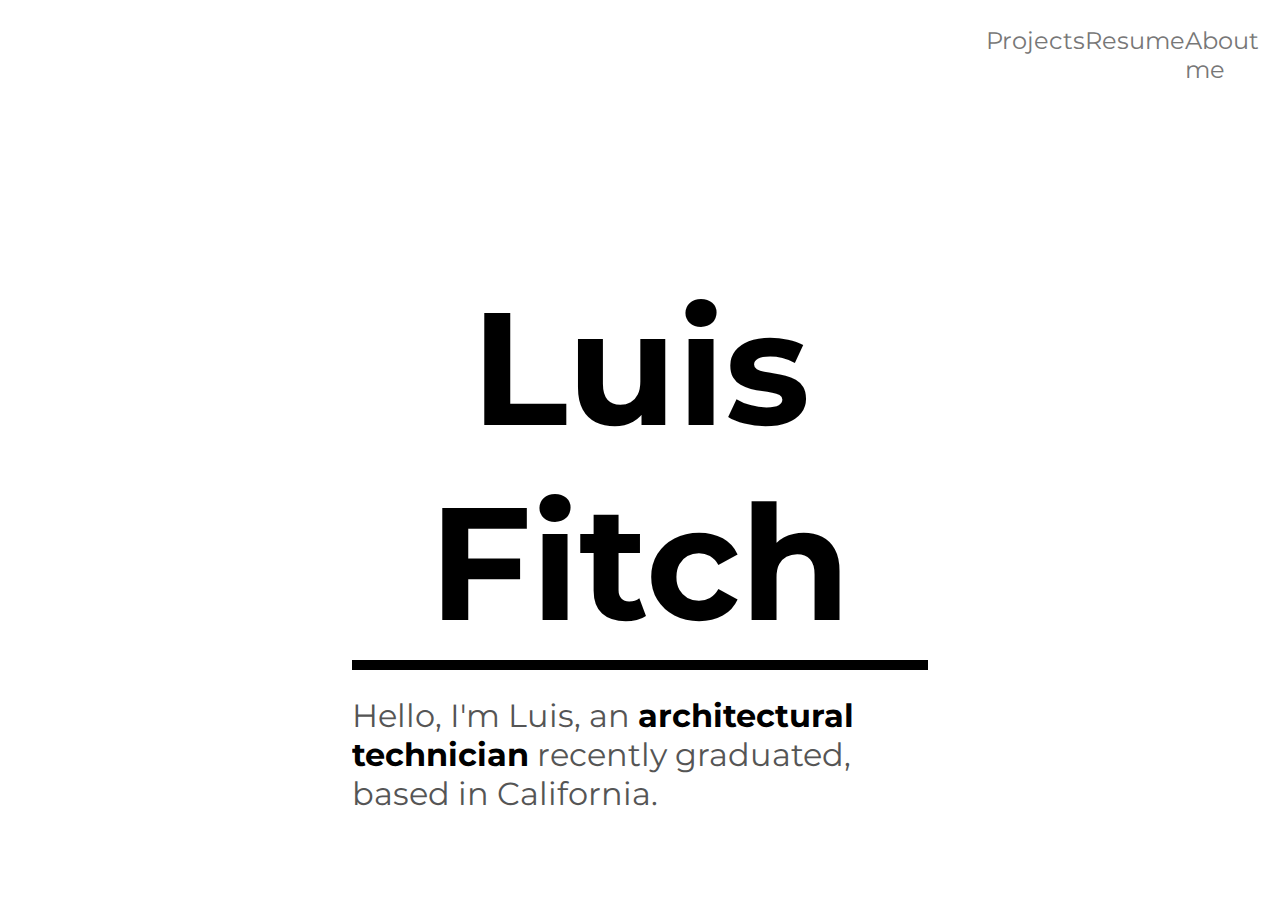
<file: index.html>
<!DOCTYPE html>
<html lang="en">
<head>
    <meta charset="UTF-8">
    <meta name="viewport" content="width=device-width, initial-scale=1.0">
    <title>luis fitch | home</title>
    <link rel="stylesheet" href="index-style.css">
</head>
<body>
    <header>
        <nav>
            <ul>
                <li><a href="projects.html">Projects</a></li>
                <li><a href="">Resume</a></li>
                <li><a href="">About me</a></li>
            </ul>
        </nav>
        
    </header>
    <main>
        <div><a href="projects.html">Luis Fitch</a></div>
        <section>
            <p>Hello, I'm Luis, an <span>architectural technician</span> recently graduated, based in California.</p>
        </section>
    </main>
</body>
</html>
</file>
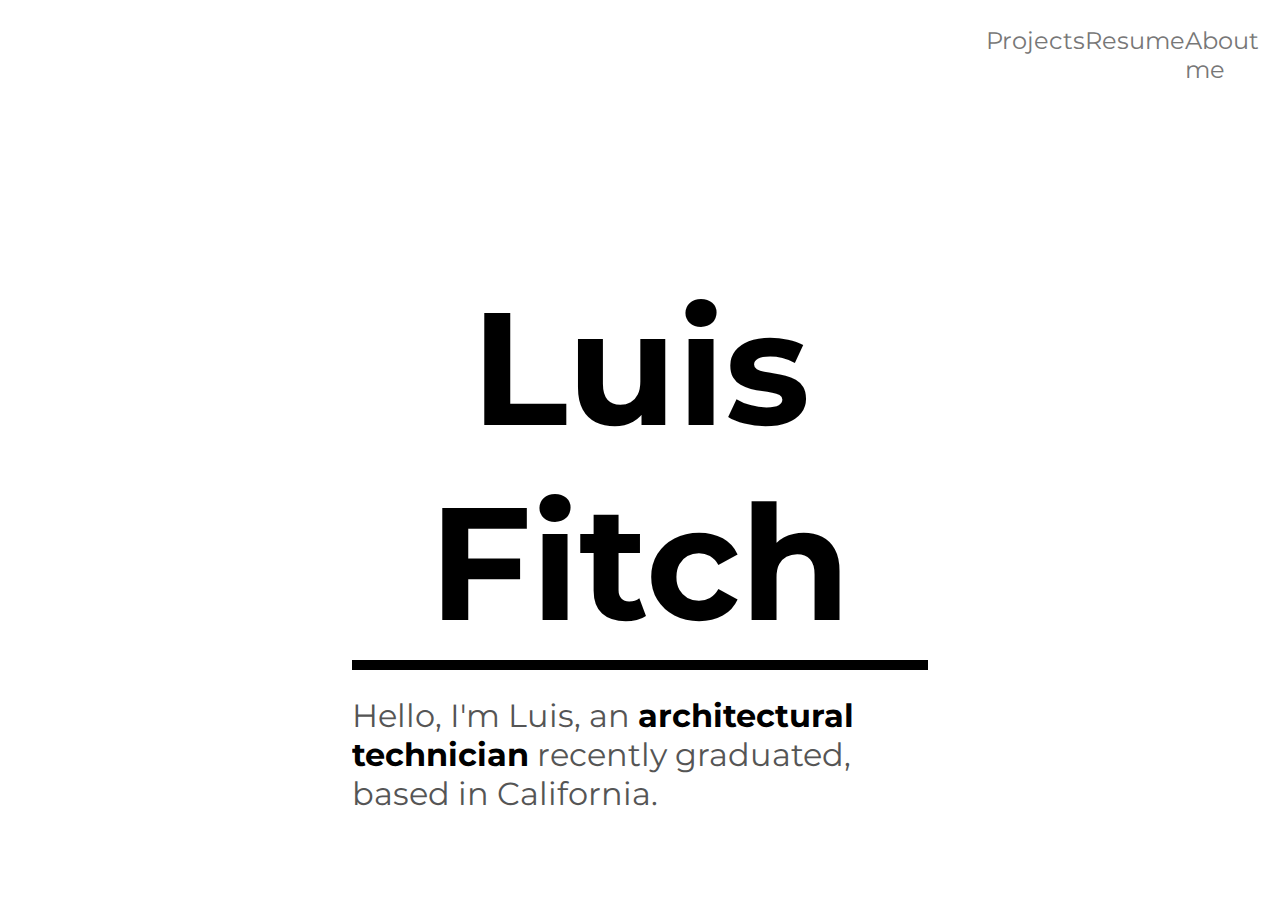
<file: home.html>
<!DOCTYPE html>
<html lang="en">
<head>
    <meta charset="UTF-8">
    <meta name="viewport" content="width=device-width, initial-scale=1.0">
    <title>luis fitch | home</title>
    <link rel="stylesheet" href="home-style.css">
</head>
<body>
    <header>
        <nav>
            <ul>
                <li><a href="projects.html">Projects</a></li>
                <li><a href="">Resume</a></li>
                <li><a href="">About me</a></li>
            </ul>
        </nav>
        
    </header>
    <main>
        <div><a href="projects.html">Luis Fitch</a></div>
        <section>
            <p>Hello, I'm Luis, an <span>architectural technician</span> recently graduated, based in California.</p>
        </section>
    </main>
</body>
</html>
</file>
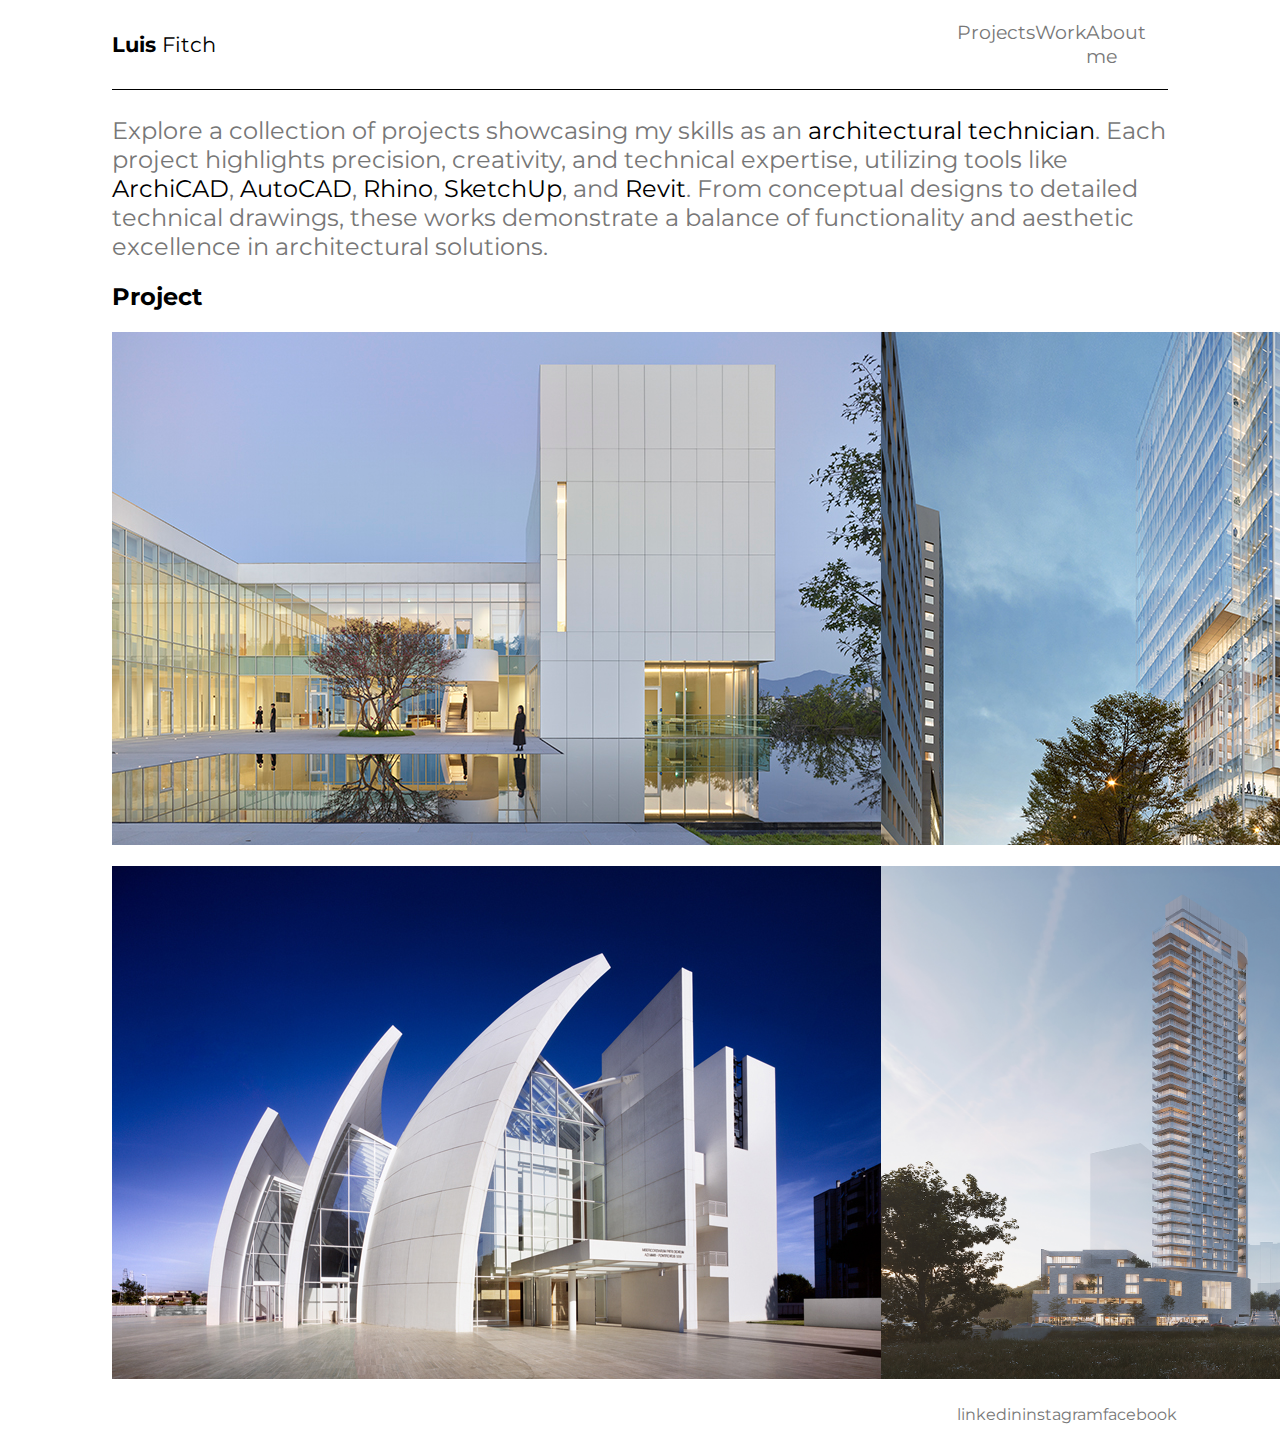
<file: projects.html>
<!DOCTYPE html>
<html lang="en">
<head>
    <meta charset="UTF-8">
    <meta name="viewport" content="width=device-width, initial-scale=1.0">
    <title>luis fitch | portfolio</title>
    <link rel="stylesheet" href="style.css">
</head>
<body>
    <header>
        <div class="title">
            <a href="index.html"> <span>Luis</span> Fitch </a>

        </div>

        <nav>
            <ul>
                <li><a href="">Projects</a></li>
                <li><a href="">Work</a></li>
                <li><a href="">About me</a></li>
            </ul>
        </nav>

    </header>
    <main>
        <article>
            <section>
            
                <p>Explore a collection of projects showcasing my skills as an <span>architectural technician</span>.
                     Each project highlights precision, creativity, and technical expertise, utilizing tools like
                    <span>ArchiCAD</span>, <span>AutoCAD</span>, <span>Rhino</span>, <span>SketchUp</span>, and <span>Revit</span>. From conceptual designs to detailed technical 
                    drawings, these works demonstrate a balance of functionality and aesthetic excellence in 
                    architectural solutions.</p>
            
            </section>
            <section>
                <span class="project-title">Project</span>
            </section>
            <section>
                <div class="img-row">
                    <a href=""><div class="img-wrap">
                        <img src="./images/image-1.jpg" alt="">
                        <div class="overlay">Project</div>
                    </div></a>
                    <a href=""><div class="img-wrap">
                        <img src="./images/image-2.jpg" alt="">
                        <div class="overlay">Project</div>
                    </div></a>
                </div>
                <div class="img-row">
                   <a href=""><div class="img-wrap">
                        <img src="./images/image-3.jpg" alt="">
                        <div class="overlay">Project</div>
                    </div></a>
                    <a href=""><div class="img-wrap">
                        <img src="./images/image-4.jpg" alt="">
                        <div class="overlay">Project</div>
                    </div></a>  
                </div>
            </section>
        </article>
    </main>
    <footer>
        <div class="social">
            <a href="">linkedin</a>
            <a href="">instagram</a>
            <a href="">facebook</a>
        </div>
    </footer>
</body>
</html>
</file>
<file: index-style.css>
@import url('https://fonts.googleapis.com/css2?family=Montserrat:ital,wght@0,100..900;1,100..900&family=Playfair+Display:ital,wght@0,400..900;1,400..900&family=Prata&family=Raleway:ital,wght@0,100..900;1,100..900&family=Source+Sans+3:ital,wght@0,200..900;1,200..900&display=swap');



* {
    padding: 0;
    margin: 0;
    font-family: "Montserrat", sans-serif;
    box-sizing: border-box;
}

header {
    height: 30vh;
}

main {
    height: 50vh;
}

nav {
    width: 100%;
    display: flex;
    justify-content: flex-end;

}

nav ul  {
    display: flex;
    justify-content: space-between;
    width: 25%;
    list-style: none;
    padding: 2%;
}

nav ul li a{
    color: #777;
    font-size: 1.5rem;
}

/* --navbar effects --- color -- underline  */


nav ul li a:hover {
    color:black;
}

nav ul li::after {
    content: '';
    display: block;
    background-color: transparent;
    margin: 0 auto;
    height: 1px;
    width: 0;
    transition: width 0.3s ease;
}

nav ul li:hover::after {
    width: 100%;
    background-color: black;
}


/* main body---- title -- description// */

div {
    text-align: center;
    width: 45%;
    border-bottom: 10px solid black;
    font-size: 10rem;
    font-weight: bold;
    color: black;    
    margin: 0 auto;
}

section span {
    font-weight: bold;
    color: black;
}

a {
    text-decoration: none;
    color: black;
}

section {
    padding-top: 2%;
    color: #555;
    width: 45%;
    margin: 0 auto;
    font-size: 2rem;
}
</file>
<file: home-style.css>
@import url('https://fonts.googleapis.com/css2?family=Montserrat:ital,wght@0,100..900;1,100..900&family=Playfair+Display:ital,wght@0,400..900;1,400..900&family=Prata&family=Raleway:ital,wght@0,100..900;1,100..900&family=Source+Sans+3:ital,wght@0,200..900;1,200..900&display=swap');



* {
    padding: 0;
    margin: 0;
    font-family: "Montserrat", sans-serif;
    box-sizing: border-box;
}

header {
    height: 30vh;
}

main {
    height: 50vh;
}

nav {
    width: 100%;
    display: flex;
    justify-content: flex-end;

}

nav ul  {
    display: flex;
    justify-content: space-between;
    width: 25%;
    list-style: none;
    padding: 2%;
}

nav ul li a{
    color: #777;
    font-size: 1.5rem;
}

/* --navbar effects --- color -- underline  */


nav ul li a:hover {
    color:black;
}

nav ul li::after {
    content: '';
    display: block;
    background-color: transparent;
    margin: 0 auto;
    height: 1px;
    width: 0;
    transition: width 0.3s ease;
}

nav ul li:hover::after {
    width: 100%;
    background-color: black;
}


/* main body---- title -- description// */

div {
    text-align: center;
    width: 45%;
    border-bottom: 10px solid black;
    font-size: 10rem;
    font-weight: bold;
    color: black;    
    margin: 0 auto;
}

section span {
    font-weight: bold;
    color: black;
}

a {
    text-decoration: none;
    color: black;
}

section {
    padding-top: 2%;
    color: #555;
    width: 45%;
    margin: 0 auto;
    font-size: 2rem;
}
</file>
<file: style.css>
@import url('https://fonts.googleapis.com/css2?family=Montserrat:ital,wght@0,100..900;1,100..900&family=Playfair+Display:ital,wght@0,400..900;1,400..900&family=Prata&family=Raleway:ital,wght@0,100..900;1,100..900&family=Source+Sans+3:ital,wght@0,200..900;1,200..900&display=swap');


* {
    padding: 0;
    margin: 0;
    box-sizing: border-box;
    list-style: none;
    text-decoration: none;
    font-family: "Montserrat", sans-serif;
    letter-spacing: 0;
}

header, main, footer {
    width: 82.5%;
    margin: 0 auto;
}

main, footer {
    margin-top: 2%;
}

header {
    height: 10vh;
    border-bottom: 1px solid black;
    display: flex;
    justify-content: space-between;
    align-items: center;
}

.title {
    font-size: 1.3rem;
}

.title a {
    color: black;
}

.title span {
    font-weight: bold;
}

header nav {
    width: 20%;
}

header nav ul {
    display: flex;
    justify-content: space-between;
    font-size: 1.2em;
}

header nav ul li a {
    color: #777;
}

/* navbar styling --- underline effect + color highlight */

header nav ul li:after {
    content: '';
    height: 1px;
    width: 0;
    display: block;
    background-color: transparent;
    transition: width 0.5s ease, background-color 0.5s ease;
    margin: 0 auto;
}

header nav ul li:hover:after {
    width: 100%;
    background-color: black;
}

header nav ul li a {
    color: #777;
    transition: color 0.5s ease;
}

header nav ul li a:hover {
    color: black;
}

/* description -- paragraph */

section {
    margin-top: 2%;
}

main article section p {
    font-size: 1.5em;
    color: #777;
}

main article section p span {
    color: black;
}

main article section .project-title {
    font-size: 1.5rem;
    font-weight: bold;
}

/* --[images] section --  */

.img-row {
    display: flex;
    justify-content: space-between;
    align-items: baseline;
    margin-bottom: 2%;
}

/* --[images] -- effects / sizes */

footer {

}

img {
    height: 513px;
    width: 769px;
    position: absolute;
    display: block;
    transition: 1s ease-in-out;
}

.img-wrap {
    height: 513px;
    width: 769px;
    position: relative;
    overflow: hidden;
}

.overlay {
    height: 513px;
    width: 769px;
    background-color: transparent;
    color: transparent;
    display: flex;
    justify-content: center;
    align-items: center;
    position: absolute;
    transition: background-color 0.5s ease;
}

.img-wrap .overlay:hover {
    background-color: rgba(0, 0, 0, 0.335);
    color: white;
    font-size: 1.5rem;
    font-weight: bold;
}

a:hover img {
    transform: scale(1.03);
}

/* --- Footer info -- email address -- social media -- linkeid */
footer {
    height: 5vh;
    display: flex;
    justify-content: flex-end;
}

footer a {
    color: #777;
    transition: color 0.5s ease;
}

footer .social {
    display: flex;
    justify-content: space-between;
    align-items: flex-start;
    width: 20%;
}

.social a:hover{
    color: black;
}
</file>
